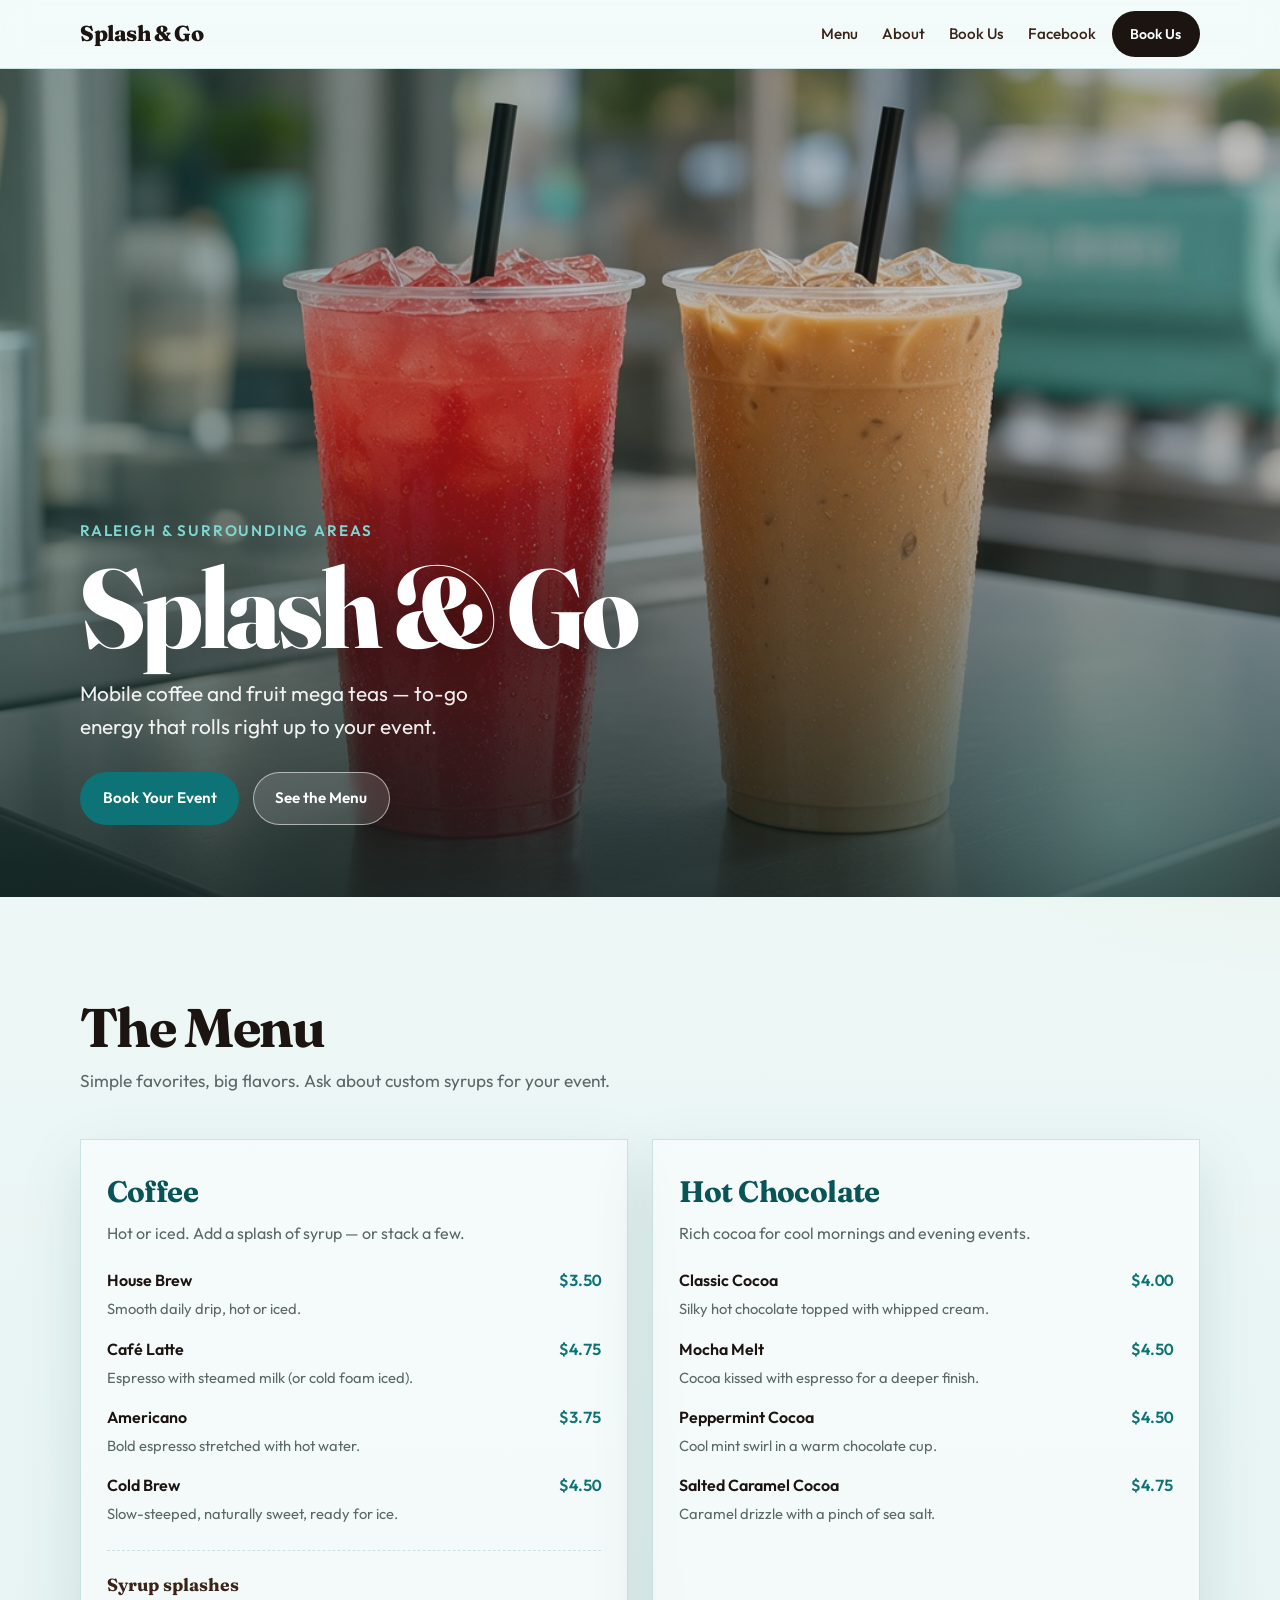
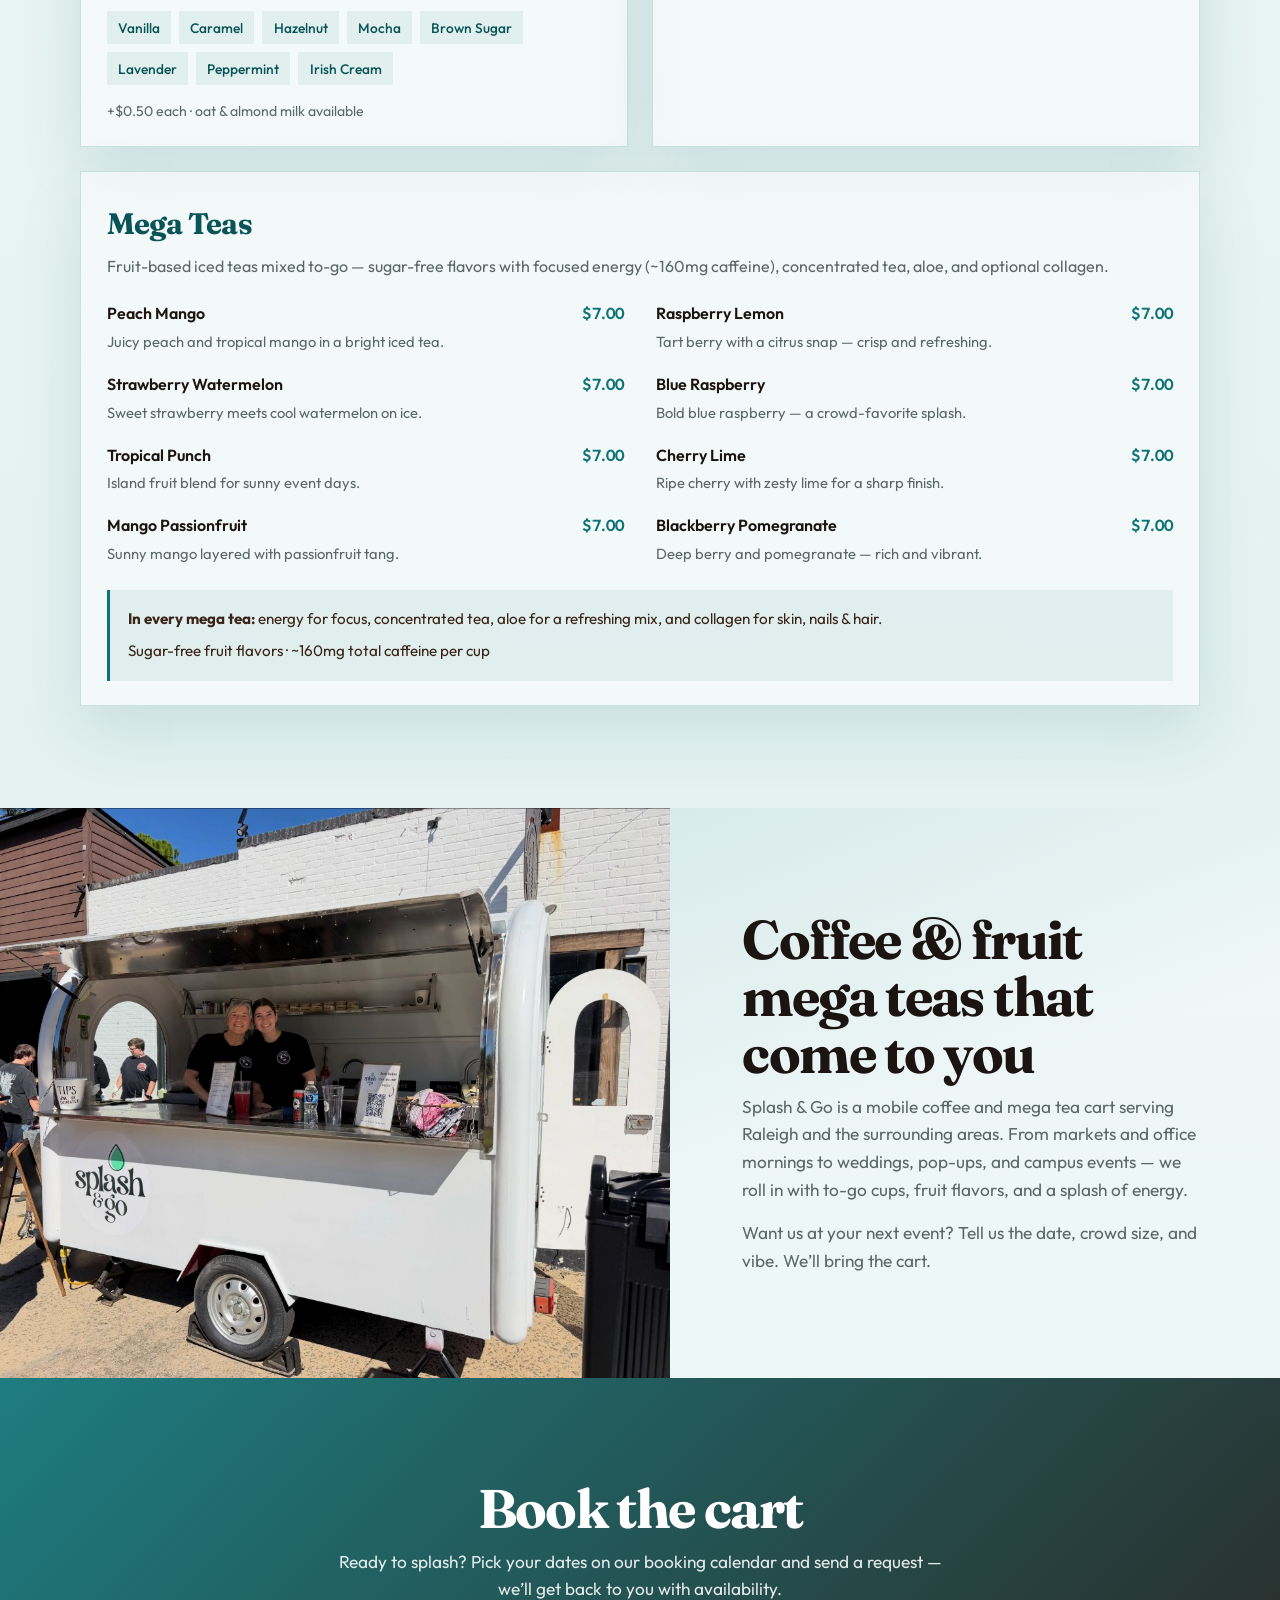
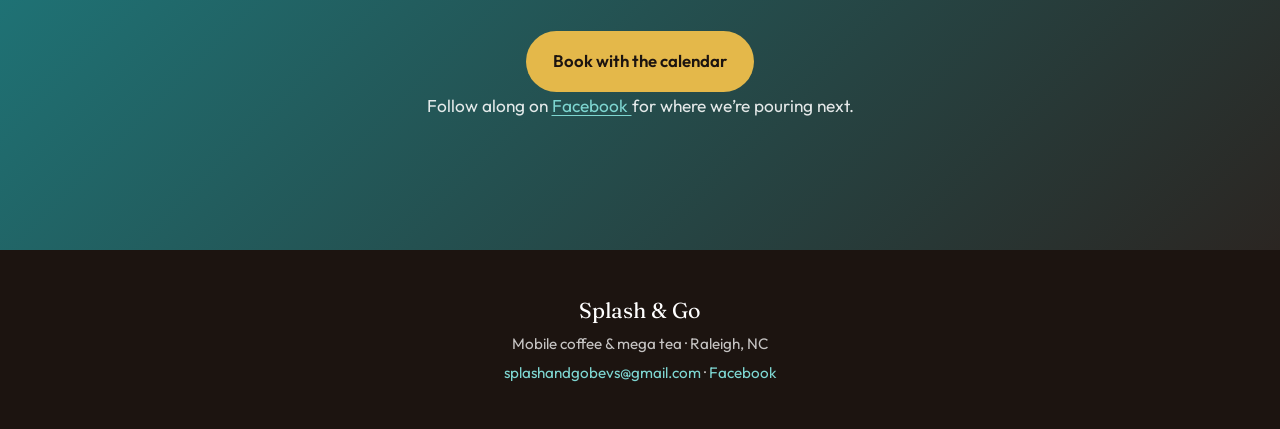
<file: index.html>
<!DOCTYPE html>
<html lang="en">
<head>
  <meta charset="UTF-8">
  <meta name="viewport" content="width=device-width, initial-scale=1.0">
  <meta name="description" content="Splash &amp; Go — mobile coffee and fruit mega tea cart serving Raleigh and surrounding areas. Book us for your next event.">
  <title>Splash &amp; Go — Mobile Coffee &amp; Fruit Mega Teas | Raleigh, NC</title>
  <link rel="preconnect" href="https://fonts.googleapis.com">
  <link rel="preconnect" href="https://fonts.gstatic.com" crossorigin>
  <link href="https://fonts.googleapis.com/css2?family=Fraunces:opsz,wght@9..144,500;9..144,700;9..144,800&family=Outfit:wght@400;500;600;700&display=swap" rel="stylesheet">
  <link rel="stylesheet" href="css/styles.css">
  <link rel="icon" href="data:image/svg+xml,%3Csvg xmlns='http://www.w3.org/2000/svg' viewBox='0 0 64 64'%3E%3Ccircle cx='32' cy='32' r='30' fill='%230D7377'/%3E%3Cpath d='M18 38c6-14 22-14 28 0' fill='none' stroke='%23E8F6F5' stroke-width='4' stroke-linecap='round'/%3E%3Ccircle cx='40' cy='22' r='5' fill='%23F4C95F'/%3E%3C/svg%3E">
</head>
<body>
  <a class="skip-link" href="#main">Skip to content</a>

  <header class="site-header" id="top">
    <nav class="nav" aria-label="Main">
      <a class="nav-brand" href="index.html">Splash &amp; Go</a>
      <button class="nav-toggle" type="button" aria-expanded="false" aria-controls="nav-menu" aria-label="Toggle menu">
        <span></span><span></span><span></span>
      </button>
      <ul class="nav-menu" id="nav-menu">
        <li><a href="#menu">Menu</a></li>
        <li><a href="#about">About</a></li>
        <li><a href="booking.html">Book Us</a></li>
        <li>
          <a
            href="https://www.facebook.com/profile.php?id=61594376743574"
            target="_blank"
            rel="noopener noreferrer">
            Facebook
          </a>
        </li>
      </ul>
      <a class="btn btn-nav" href="booking.html">Book Us</a>
    </nav>
  </header>

  <main id="main">
    <section class="hero" aria-labelledby="hero-brand">
      <div class="hero-media" aria-hidden="true">
        <img
          class="hero-image"
          src="assets/images/hero-mega-tea-coffee.jpg"
          alt=""
          width="1920"
          height="1080">
        <div class="hero-wash"></div>
        <div class="hero-ripple"></div>
      </div>
      <div class="hero-content">
        <p class="hero-locale reveal">Raleigh &amp; surrounding areas</p>
        <h1 id="hero-brand" class="hero-brand reveal">Splash &amp; Go</h1>
        <p class="hero-tagline reveal">
          Mobile coffee and fruit mega teas — to-go energy that rolls right up to your event.
        </p>
        <div class="hero-actions reveal">
          <a class="btn btn-primary" href="booking.html">Book Your Event</a>
          <a class="btn btn-ghost" href="#menu">See the Menu</a>
        </div>
      </div>
    </section>

    <section class="section menu-section" id="menu" aria-labelledby="menu-heading">
      <div class="container">
        <header class="section-header reveal">
          <h2 id="menu-heading">The Menu</h2>
          <p>Simple favorites, big flavors. Ask about custom syrups for your event.</p>
        </header>

        <div class="menu-grid">
          <article class="menu-block reveal" aria-labelledby="coffee-heading">
            <h3 id="coffee-heading">Coffee</h3>
            <p class="menu-intro">Hot or iced. Add a splash of syrup — or stack a few.</p>
            <ul class="menu-list">
              <li>
                <div class="item-row">
                  <span class="item-name">House Brew</span>
                  <span class="item-price">$3.50</span>
                </div>
                <p class="item-desc">Smooth daily drip, hot or iced.</p>
              </li>
              <li>
                <div class="item-row">
                  <span class="item-name">Café Latte</span>
                  <span class="item-price">$4.75</span>
                </div>
                <p class="item-desc">Espresso with steamed milk (or cold foam iced).</p>
              </li>
              <li>
                <div class="item-row">
                  <span class="item-name">Americano</span>
                  <span class="item-price">$3.75</span>
                </div>
                <p class="item-desc">Bold espresso stretched with hot water.</p>
              </li>
              <li>
                <div class="item-row">
                  <span class="item-name">Cold Brew</span>
                  <span class="item-price">$4.50</span>
                </div>
                <p class="item-desc">Slow-steeped, naturally sweet, ready for ice.</p>
              </li>
            </ul>
            <div class="syrup-board">
              <h4>Syrup splashes</h4>
              <ul class="syrup-list">
                <li>Vanilla</li>
                <li>Caramel</li>
                <li>Hazelnut</li>
                <li>Mocha</li>
                <li>Brown Sugar</li>
                <li>Lavender</li>
                <li>Peppermint</li>
                <li>Irish Cream</li>
              </ul>
              <p class="syrup-note">+$0.50 each · oat &amp; almond milk available</p>
            </div>
          </article>

          <article class="menu-block reveal" aria-labelledby="cocoa-heading">
            <h3 id="cocoa-heading">Hot Chocolate</h3>
            <p class="menu-intro">Rich cocoa for cool mornings and evening events.</p>
            <ul class="menu-list">
              <li>
                <div class="item-row">
                  <span class="item-name">Classic Cocoa</span>
                  <span class="item-price">$4.00</span>
                </div>
                <p class="item-desc">Silky hot chocolate topped with whipped cream.</p>
              </li>
              <li>
                <div class="item-row">
                  <span class="item-name">Mocha Melt</span>
                  <span class="item-price">$4.50</span>
                </div>
                <p class="item-desc">Cocoa kissed with espresso for a deeper finish.</p>
              </li>
              <li>
                <div class="item-row">
                  <span class="item-name">Peppermint Cocoa</span>
                  <span class="item-price">$4.50</span>
                </div>
                <p class="item-desc">Cool mint swirl in a warm chocolate cup.</p>
              </li>
              <li>
                <div class="item-row">
                  <span class="item-name">Salted Caramel Cocoa</span>
                  <span class="item-price">$4.75</span>
                </div>
                <p class="item-desc">Caramel drizzle with a pinch of sea salt.</p>
              </li>
            </ul>
          </article>

          <article class="menu-block menu-block-wide reveal" aria-labelledby="tea-heading">
            <h3 id="tea-heading">Mega Teas</h3>
            <p class="menu-intro">
              Fruit-based iced teas mixed to-go — sugar-free flavors with focused energy
              (~160mg caffeine), concentrated tea, aloe, and optional collagen.
            </p>
            <ul class="menu-list menu-list-tea">
              <li>
                <div class="item-row">
                  <span class="item-name">Peach Mango</span>
                  <span class="item-price">$7.00</span>
                </div>
                <p class="item-desc">Juicy peach and tropical mango in a bright iced tea.</p>
              </li>
              <li>
                <div class="item-row">
                  <span class="item-name">Raspberry Lemon</span>
                  <span class="item-price">$7.00</span>
                </div>
                <p class="item-desc">Tart berry with a citrus snap — crisp and refreshing.</p>
              </li>
              <li>
                <div class="item-row">
                  <span class="item-name">Strawberry Watermelon</span>
                  <span class="item-price">$7.00</span>
                </div>
                <p class="item-desc">Sweet strawberry meets cool watermelon on ice.</p>
              </li>
              <li>
                <div class="item-row">
                  <span class="item-name">Blue Raspberry</span>
                  <span class="item-price">$7.00</span>
                </div>
                <p class="item-desc">Bold blue raspberry — a crowd-favorite splash.</p>
              </li>
              <li>
                <div class="item-row">
                  <span class="item-name">Tropical Punch</span>
                  <span class="item-price">$7.00</span>
                </div>
                <p class="item-desc">Island fruit blend for sunny event days.</p>
              </li>
              <li>
                <div class="item-row">
                  <span class="item-name">Cherry Lime</span>
                  <span class="item-price">$7.00</span>
                </div>
                <p class="item-desc">Ripe cherry with zesty lime for a sharp finish.</p>
              </li>
              <li>
                <div class="item-row">
                  <span class="item-name">Mango Passionfruit</span>
                  <span class="item-price">$7.00</span>
                </div>
                <p class="item-desc">Sunny mango layered with passionfruit tang.</p>
              </li>
              <li>
                <div class="item-row">
                  <span class="item-name">Blackberry Pomegranate</span>
                  <span class="item-price">$7.00</span>
                </div>
                <p class="item-desc">Deep berry and pomegranate — rich and vibrant.</p>
              </li>
            </ul>
            <div class="mega-benefits">
              <p><strong>In every mega tea:</strong> energy for focus, concentrated tea, aloe for a refreshing mix, and collagen for skin, nails &amp; hair.</p>
              <p class="caffeine-note">Sugar-free fruit flavors · ~160mg total caffeine per cup</p>
            </div>
          </article>
        </div>
      </div>
    </section>

    <section class="section about-section" id="about" aria-labelledby="about-heading">
      <div class="about-media reveal">
        <img
          src="assets/images/splash-and-go-cart.png"
          alt="The Splash &amp; Go trailer open for service with fruit mega teas on the counter"
          width="1200"
          height="900">
      </div>
      <div class="about-copy reveal">
        <h2 id="about-heading">Coffee &amp; fruit mega teas that come to you</h2>
        <p>
          Splash &amp; Go is a mobile coffee and mega tea cart serving Raleigh and the surrounding areas.
          From markets and office mornings to weddings, pop-ups, and campus events — we roll in
          with to-go cups, fruit flavors, and a splash of energy.
        </p>
        <p>
          Want us at your next event? Tell us the date, crowd size, and vibe. We’ll bring the cart.
        </p>
      </div>
    </section>

    <section class="section book-section" id="book" aria-labelledby="book-heading">
      <div class="container book-inner reveal">
        <h2 id="book-heading">Book the cart</h2>
        <p>
          Ready to splash? Pick your dates on our booking calendar and send a request —
          we’ll get back to you with availability.
        </p>
        <a class="btn btn-primary btn-large" href="booking.html">
          Book with the calendar
        </a>
        <p class="book-social">
          Follow along on
          <a
            href="https://www.facebook.com/profile.php?id=61594376743574"
            target="_blank"
            rel="noopener noreferrer">
            Facebook
          </a>
          for where we’re pouring next.
        </p>
      </div>
    </section>
  </main>

  <footer class="site-footer">
    <div class="container footer-inner">
      <p class="footer-brand">Splash &amp; Go</p>
      <p>Mobile coffee &amp; mega tea · Raleigh, NC</p>
      <p>
        <a href="mailto:splashandgobevs@gmail.com">splashandgobevs@gmail.com</a>
        ·
        <a
          href="https://www.facebook.com/profile.php?id=61594376743574"
          target="_blank"
          rel="noopener noreferrer">
          Facebook
        </a>
      </p>
    </div>
  </footer>

  <script src="js/main.js"></script>
</body>
</html>
</file>
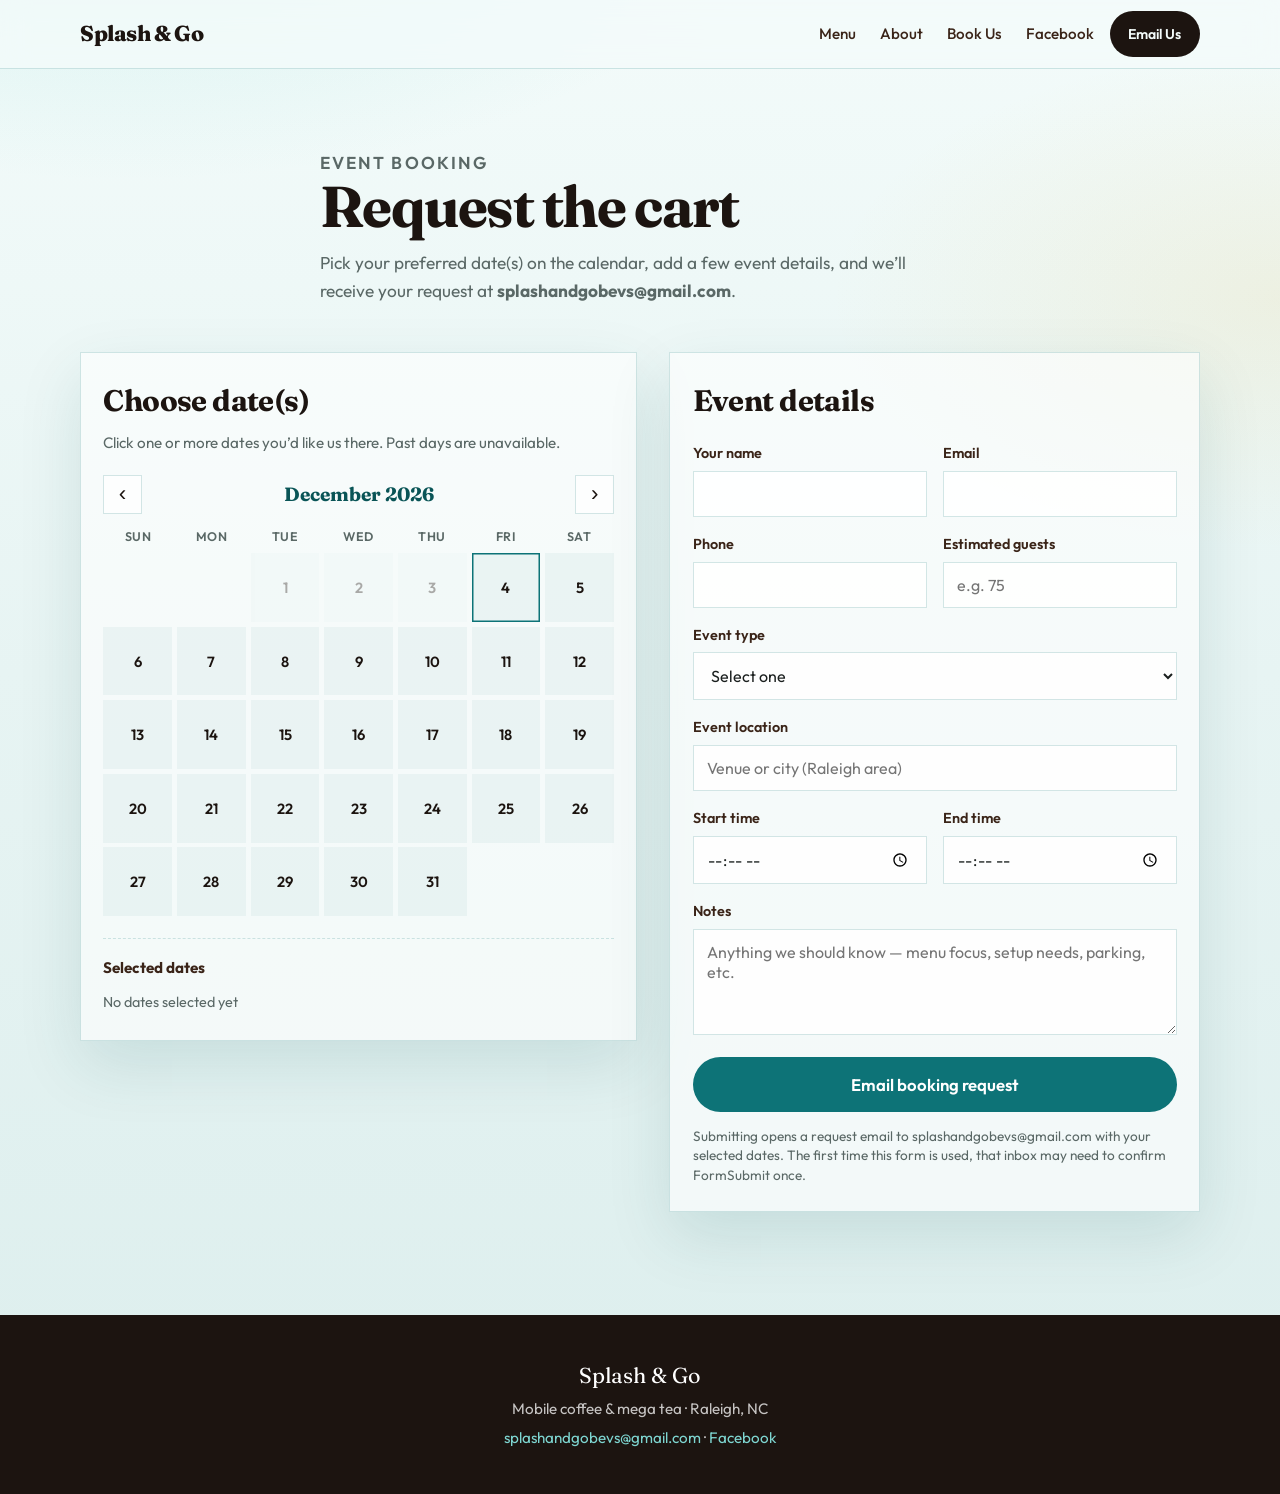
<file: booking.html>
<!DOCTYPE html>
<html lang="en">
<head>
  <meta charset="UTF-8">
  <meta name="viewport" content="width=device-width, initial-scale=1.0">
  <meta name="description" content="Book Splash &amp; Go for your event — pick dates on the calendar and send a request to our cart team in Raleigh, NC.">
  <title>Book the Cart — Splash &amp; Go</title>
  <link rel="preconnect" href="https://fonts.googleapis.com">
  <link rel="preconnect" href="https://fonts.gstatic.com" crossorigin>
  <link href="https://fonts.googleapis.com/css2?family=Fraunces:opsz,wght@9..144,500;9..144,700;9..144,800&family=Outfit:wght@400;500;600;700&display=swap" rel="stylesheet">
  <link rel="stylesheet" href="css/styles.css">
  <link rel="icon" href="data:image/svg+xml,%3Csvg xmlns='http://www.w3.org/2000/svg' viewBox='0 0 64 64'%3E%3Ccircle cx='32' cy='32' r='30' fill='%230D7377'/%3E%3Cpath d='M18 38c6-14 22-14 28 0' fill='none' stroke='%23E8F6F5' stroke-width='4' stroke-linecap='round'/%3E%3Ccircle cx='40' cy='22' r='5' fill='%23F4C95F'/%3E%3C/svg%3E">
</head>
<body>
  <a class="skip-link" href="#main">Skip to content</a>

  <header class="site-header" id="top">
    <nav class="nav" aria-label="Main">
      <a class="nav-brand" href="index.html">Splash &amp; Go</a>
      <button class="nav-toggle" type="button" aria-expanded="false" aria-controls="nav-menu" aria-label="Toggle menu">
        <span></span><span></span><span></span>
      </button>
      <ul class="nav-menu" id="nav-menu">
        <li><a href="index.html#menu">Menu</a></li>
        <li><a href="index.html#about">About</a></li>
        <li><a href="booking.html" aria-current="page">Book Us</a></li>
        <li>
          <a
            href="https://www.facebook.com/profile.php?id=61594376743574"
            target="_blank"
            rel="noopener noreferrer">
            Facebook
          </a>
        </li>
      </ul>
      <a class="btn btn-nav" href="mailto:splashandgobevs@gmail.com">Email Us</a>
    </nav>
  </header>

  <main id="main">
    <section class="page-hero">
      <div class="container page-hero-inner reveal">
        <p class="page-eyebrow">Event booking</p>
        <h1>Request the cart</h1>
        <p>
          Pick your preferred date(s) on the calendar, add a few event details, and we’ll receive
          your request at <strong>splashandgobevs@gmail.com</strong>.
        </p>
      </div>
    </section>

    <section class="section booking-section" aria-labelledby="booking-heading">
      <div class="container">
        <div id="booking-success" class="booking-success" hidden>
          <h2>Request sent</h2>
          <p>
            Thanks! Your booking request is on its way to Splash &amp; Go. We’ll reply by email as soon as we can.
          </p>
          <a class="btn btn-primary" href="index.html">Back to home</a>
        </div>

        <form
          id="booking-form"
          class="booking-layout"
          action="https://formsubmit.co/splashandgobevs@gmail.com"
          method="POST">
          <input type="hidden" name="_subject" value="Splash &amp; Go booking request">
          <input type="hidden" name="_template" value="table">
          <input type="hidden" name="_captcha" value="false">
          <input type="hidden" name="_next" id="booking-next" value="">
          <input type="text" name="_honey" class="honey" tabindex="-1" autocomplete="off" aria-hidden="true">

          <div class="booking-calendar-panel reveal">
            <h2 id="booking-heading">Choose date(s)</h2>
            <p class="booking-hint">Click one or more dates you’d like us there. Past days are unavailable.</p>

            <div class="calendar" data-calendar>
              <div class="calendar-toolbar">
                <button type="button" class="calendar-nav" data-cal-prev aria-label="Previous month">‹</button>
                <h3 class="calendar-month" data-cal-label>Month</h3>
                <button type="button" class="calendar-nav" data-cal-next aria-label="Next month">›</button>
              </div>
              <div class="calendar-weekdays" aria-hidden="true">
                <span>Sun</span><span>Mon</span><span>Tue</span><span>Wed</span><span>Thu</span><span>Fri</span><span>Sat</span>
              </div>
              <div class="calendar-grid" data-cal-grid role="grid" aria-label="Event date calendar"></div>
            </div>

            <div class="selected-dates">
              <h3>Selected dates</h3>
              <ul class="selected-dates-list" data-selected-list>
                <li class="selected-dates-empty">No dates selected yet</li>
              </ul>
              <input type="hidden" name="Requested Dates" id="requested-dates" value="" required>
              <p class="field-error" data-dates-error hidden>Please select at least one date.</p>
            </div>
          </div>

          <div class="booking-fields reveal">
            <h2>Event details</h2>

            <div class="field-grid">
              <label class="field">
                <span>Your name</span>
                <input type="text" name="Name" required autocomplete="name">
              </label>

              <label class="field">
                <span>Email</span>
                <input type="email" name="Email" required autocomplete="email">
              </label>

              <label class="field">
                <span>Phone</span>
                <input type="tel" name="Phone" autocomplete="tel">
              </label>

              <label class="field">
                <span>Estimated guests</span>
                <input type="number" name="Guest Count" min="1" step="1" placeholder="e.g. 75">
              </label>

              <label class="field field-span">
                <span>Event type</span>
                <select name="Event Type">
                  <option value="">Select one</option>
                  <option>Corporate / office</option>
                  <option>Wedding / private party</option>
                  <option>Market / pop-up</option>
                  <option>School / campus</option>
                  <option>Community event</option>
                  <option>Other</option>
                </select>
              </label>

              <label class="field field-span">
                <span>Event location</span>
                <input type="text" name="Location" placeholder="Venue or city (Raleigh area)" autocomplete="address-level2">
              </label>

              <label class="field">
                <span>Start time</span>
                <input type="time" name="Start Time">
              </label>

              <label class="field">
                <span>End time</span>
                <input type="time" name="End Time">
              </label>

              <label class="field field-span">
                <span>Notes</span>
                <textarea name="Notes" rows="4" placeholder="Anything we should know — menu focus, setup needs, parking, etc."></textarea>
              </label>
            </div>

            <button type="submit" class="btn btn-primary btn-large booking-submit">
              Email booking request
            </button>
            <p class="booking-fineprint">
              Submitting opens a request email to splashandgobevs@gmail.com with your selected dates.
              The first time this form is used, that inbox may need to confirm FormSubmit once.
            </p>
          </div>
        </form>
      </div>
    </section>
  </main>

  <footer class="site-footer">
    <div class="container footer-inner">
      <p class="footer-brand">Splash &amp; Go</p>
      <p>Mobile coffee &amp; mega tea · Raleigh, NC</p>
      <p>
        <a href="mailto:splashandgobevs@gmail.com">splashandgobevs@gmail.com</a>
        ·
        <a
          href="https://www.facebook.com/profile.php?id=61594376743574"
          target="_blank"
          rel="noopener noreferrer">
          Facebook
        </a>
      </p>
    </div>
  </footer>

  <script src="js/main.js"></script>
  <script src="js/booking.js"></script>
</body>
</html>
</file>
<file: css/styles.css>
:root {
  --espresso: #1c1410;
  --coffee: #3a2418;
  --splash: #0d7377;
  --splash-deep: #095456;
  --splash-bright: #7ed6d1;
  --mist: #e7f4f3;
  --foam: #f3fbfa;
  --honey: #e4b84a;
  --ink: #1a1f1e;
  --muted: #5a6866;
  --line: rgba(13, 115, 119, 0.18);
  --radius: 2px;
  --font-display: "Fraunces", Georgia, serif;
  --font-body: "Outfit", system-ui, sans-serif;
  --shadow-soft: 0 24px 60px rgba(9, 84, 86, 0.12);
  --header-h: 4.25rem;
}

*,
*::before,
*::after {
  box-sizing: border-box;
}

html {
  scroll-behavior: smooth;
}

body {
  margin: 0;
  font-family: var(--font-body);
  color: var(--ink);
  background:
    radial-gradient(1200px 600px at 10% -10%, rgba(126, 214, 209, 0.28), transparent 55%),
    radial-gradient(900px 500px at 100% 20%, rgba(228, 184, 74, 0.12), transparent 50%),
    linear-gradient(180deg, var(--foam) 0%, var(--mist) 45%, #dceeed 100%);
  line-height: 1.6;
  min-height: 100vh;
}

img {
  max-width: 100%;
  display: block;
}

a {
  color: var(--splash-deep);
  text-decoration-thickness: 1px;
  text-underline-offset: 0.18em;
}

a:hover {
  color: var(--espresso);
}

.skip-link {
  position: absolute;
  left: 1rem;
  top: -3rem;
  background: var(--espresso);
  color: var(--foam);
  padding: 0.6rem 1rem;
  z-index: 1000;
}

.skip-link:focus {
  top: 1rem;
}

.container {
  width: min(1120px, calc(100% - 2.5rem));
  margin-inline: auto;
}

/* Header */
.site-header {
  position: sticky;
  top: 0;
  z-index: 50;
  backdrop-filter: blur(14px);
  background: rgba(243, 251, 250, 0.82);
  border-bottom: 1px solid var(--line);
}

.nav {
  width: min(1120px, calc(100% - 2rem));
  margin-inline: auto;
  min-height: var(--header-h);
  display: flex;
  align-items: center;
  gap: 1rem;
}

.nav-brand {
  font-family: var(--font-display);
  font-weight: 800;
  font-size: 1.35rem;
  letter-spacing: -0.02em;
  color: var(--espresso);
  text-decoration: none;
  margin-right: auto;
}

.nav-brand:hover {
  color: var(--splash-deep);
}

.nav-menu {
  display: flex;
  align-items: center;
  gap: 1.5rem;
  list-style: none;
  margin: 0;
  padding: 0;
}

.nav-menu a {
  color: var(--coffee);
  text-decoration: none;
  font-weight: 500;
  font-size: 0.95rem;
}

.nav-menu a:hover {
  color: var(--splash);
}

.nav-toggle {
  display: none;
  width: 2.5rem;
  height: 2.5rem;
  border: 0;
  background: transparent;
  padding: 0;
  cursor: pointer;
}

.nav-toggle span {
  display: block;
  width: 1.35rem;
  height: 2px;
  margin: 0.28rem auto;
  background: var(--espresso);
  transition: transform 0.25s ease, opacity 0.25s ease;
}

.nav-toggle[aria-expanded="true"] span:nth-child(1) {
  transform: translateY(6.5px) rotate(45deg);
}

.nav-toggle[aria-expanded="true"] span:nth-child(2) {
  opacity: 0;
}

.nav-toggle[aria-expanded="true"] span:nth-child(3) {
  transform: translateY(-6.5px) rotate(-45deg);
}

/* Buttons */
.btn {
  display: inline-flex;
  align-items: center;
  justify-content: center;
  gap: 0.4rem;
  padding: 0.85rem 1.35rem;
  border-radius: 999px;
  font-family: var(--font-body);
  font-weight: 600;
  font-size: 0.95rem;
  text-decoration: none;
  border: 1.5px solid transparent;
  transition: transform 0.2s ease, background 0.2s ease, color 0.2s ease, border-color 0.2s ease;
}

.btn:hover {
  transform: translateY(-2px);
}

.btn-primary {
  background: var(--splash);
  color: #fff;
}

.btn-primary:hover {
  background: var(--splash-deep);
  color: #fff;
}

.btn-ghost {
  background: rgba(255, 255, 255, 0.14);
  color: #fff;
  border-color: rgba(255, 255, 255, 0.55);
  backdrop-filter: blur(6px);
}

.btn-ghost:hover {
  background: rgba(255, 255, 255, 0.28);
  color: #fff;
}

.btn-nav {
  background: var(--espresso);
  color: var(--foam);
  padding: 0.65rem 1.1rem;
  font-size: 0.88rem;
}

.btn-nav:hover {
  background: var(--splash-deep);
  color: #fff;
}

.btn-large {
  padding: 1rem 1.6rem;
  font-size: 1.05rem;
}

/* Hero */
.hero {
  position: relative;
  min-height: min(92vh, 860px);
  display: grid;
  align-items: end;
  overflow: hidden;
  color: #fff;
}

.hero-media {
  position: absolute;
  inset: 0;
}

.hero-image {
  width: 100%;
  height: 100%;
  object-fit: cover;
  object-position: center 55%;
  transform: scale(1.04);
  animation: hero-drift 18s ease-in-out infinite alternate;
}

.hero-wash {
  position: absolute;
  inset: 0;
  background:
    linear-gradient(180deg, rgba(12, 28, 27, 0.28) 0%, rgba(12, 28, 27, 0.18) 42%, rgba(12, 28, 27, 0.82) 100%),
    linear-gradient(90deg, rgba(13, 115, 119, 0.28), transparent 60%);
}

.hero-ripple {
  position: absolute;
  width: 48vmax;
  height: 48vmax;
  right: -12vmax;
  bottom: -18vmax;
  border-radius: 50%;
  background: radial-gradient(circle, rgba(126, 214, 209, 0.28) 0%, transparent 68%);
  animation: ripple 10s ease-in-out infinite;
  pointer-events: none;
}

.hero-content {
  position: relative;
  z-index: 1;
  width: min(1120px, calc(100% - 2.5rem));
  margin: 0 auto;
  padding: 5rem 0 4.5rem;
}

.hero-locale {
  margin: 0 0 0.75rem;
  font-size: 0.95rem;
  font-weight: 600;
  letter-spacing: 0.12em;
  text-transform: uppercase;
  color: var(--splash-bright);
}

.hero-brand {
  margin: 0;
  font-family: var(--font-display);
  font-weight: 800;
  font-size: clamp(3.4rem, 10vw, 7rem);
  line-height: 0.92;
  letter-spacing: -0.035em;
  text-shadow: 0 10px 40px rgba(0, 0, 0, 0.35);
}

.hero-tagline {
  margin: 1.15rem 0 0;
  max-width: 28rem;
  font-size: clamp(1.05rem, 2.2vw, 1.3rem);
  color: rgba(255, 255, 255, 0.92);
}

.hero-actions {
  display: flex;
  flex-wrap: wrap;
  gap: 0.85rem;
  margin-top: 1.75rem;
}

/* Sections */
.section {
  padding: clamp(4rem, 8vw, 6.5rem) 0;
}

.section-header {
  max-width: 36rem;
  margin-bottom: 2.75rem;
}

.section-header h2,
.about-copy h2,
.book-inner h2 {
  margin: 0 0 0.65rem;
  font-family: var(--font-display);
  font-size: clamp(2.2rem, 5vw, 3.4rem);
  line-height: 1.05;
  letter-spacing: -0.03em;
  color: var(--espresso);
}

.section-header p,
.about-copy p,
.book-inner > p {
  margin: 0;
  color: var(--muted);
  font-size: 1.08rem;
}

/* Menu */
.menu-grid {
  display: grid;
  grid-template-columns: repeat(2, minmax(0, 1fr));
  gap: 1.5rem;
}

.menu-block {
  background: rgba(255, 255, 255, 0.55);
  border: 1px solid var(--line);
  padding: 1.75rem 1.6rem 1.5rem;
  box-shadow: var(--shadow-soft);
}

.menu-block-wide {
  grid-column: 1 / -1;
}

.menu-block h3 {
  margin: 0;
  font-family: var(--font-display);
  font-size: 1.85rem;
  color: var(--splash-deep);
  letter-spacing: -0.02em;
}

.menu-intro {
  margin: 0.4rem 0 1.35rem;
  color: var(--muted);
}

.menu-list {
  list-style: none;
  margin: 0;
  padding: 0;
  display: grid;
  gap: 1rem;
}

.menu-list-tea {
  grid-template-columns: repeat(2, minmax(0, 1fr));
  gap: 1.15rem 2rem;
}

.item-row {
  display: flex;
  align-items: baseline;
  justify-content: space-between;
  gap: 1rem;
}

.item-name {
  font-weight: 600;
  color: var(--espresso);
}

.item-price {
  font-variant-numeric: tabular-nums;
  font-weight: 600;
  color: var(--splash);
  white-space: nowrap;
}

.item-desc {
  margin: 0.2rem 0 0;
  font-size: 0.92rem;
  color: var(--muted);
}

.syrup-board {
  margin-top: 1.5rem;
  padding-top: 1.25rem;
  border-top: 1px dashed var(--line);
}

.syrup-board h4 {
  margin: 0 0 0.75rem;
  font-family: var(--font-display);
  font-size: 1.1rem;
  color: var(--coffee);
}

.syrup-list {
  display: flex;
  flex-wrap: wrap;
  gap: 0.5rem;
  list-style: none;
  margin: 0;
  padding: 0;
}

.syrup-list li {
  padding: 0.35rem 0.7rem;
  background: rgba(13, 115, 119, 0.08);
  color: var(--splash-deep);
  font-size: 0.86rem;
  font-weight: 500;
}

.syrup-note,
.caffeine-note {
  margin: 0.9rem 0 0;
  font-size: 0.88rem;
  color: var(--muted);
}

.mega-benefits {
  margin-top: 1.5rem;
  padding: 1.1rem 1.15rem;
  background: rgba(13, 115, 119, 0.08);
  border-left: 3px solid var(--splash);
}

.mega-benefits p {
  margin: 0;
  color: var(--coffee);
  font-size: 0.95rem;
}

.mega-benefits .caffeine-note {
  margin-top: 0.45rem;
}

/* About */
.about-section {
  display: grid;
  grid-template-columns: 1.1fr 1fr;
  gap: 0;
  align-items: stretch;
  padding: 0;
  min-height: 520px;
}

.about-media {
  min-height: 360px;
  overflow: hidden;
}

.about-media img {
  width: 100%;
  height: 100%;
  object-fit: cover;
  filter: saturate(1.05) contrast(1.02);
}

.about-copy {
  display: flex;
  flex-direction: column;
  justify-content: center;
  padding: clamp(2.5rem, 6vw, 4.5rem);
  background:
    linear-gradient(160deg, rgba(13, 115, 119, 0.1), transparent 50%),
    rgba(255, 255, 255, 0.42);
}

.about-copy p + p {
  margin-top: 1rem;
}

/* Book */
.book-section {
  background:
    linear-gradient(135deg, rgba(13, 115, 119, 0.92), rgba(28, 20, 16, 0.92)),
    url("https://images.unsplash.com/photo-1495474472287-4d71bcdd2085?auto=format&fit=crop&w=1600&q=70")
      center / cover;
  color: #fff;
}

.book-inner {
  text-align: center;
  max-width: 40rem;
  margin-inline: auto;
}

.book-inner h2 {
  color: #fff;
}

.book-inner > p {
  color: rgba(255, 255, 255, 0.88);
  margin-bottom: 1.75rem;
}

.book-section .btn-primary {
  background: var(--honey);
  color: var(--espresso);
}

.book-section .btn-primary:hover {
  background: #f0c85c;
  color: var(--espresso);
}

.book-social {
  margin: 1.5rem 0 0;
  color: rgba(255, 255, 255, 0.82);
}

.book-social a {
  color: var(--splash-bright);
}

/* Footer */
.site-footer {
  padding: 2.5rem 0;
  background: var(--espresso);
  color: rgba(255, 255, 255, 0.75);
  text-align: center;
  font-size: 0.95rem;
}

.footer-brand {
  margin: 0 0 0.35rem;
  font-family: var(--font-display);
  font-size: 1.35rem;
  color: #fff;
}

.site-footer p {
  margin: 0.25rem 0;
}

.site-footer a {
  color: var(--splash-bright);
  text-decoration: none;
}

.site-footer a:hover {
  text-decoration: underline;
}

/* Motion */
.reveal {
  opacity: 0;
  transform: translateY(22px);
  transition: opacity 0.7s ease, transform 0.7s ease;
}

.reveal.is-visible {
  opacity: 1;
  transform: none;
}

.hero .reveal {
  transition-delay: 0.05s;
}

.hero .hero-brand.reveal {
  transition-delay: 0.15s;
}

.hero .hero-tagline.reveal {
  transition-delay: 0.28s;
}

.hero .hero-actions.reveal {
  transition-delay: 0.4s;
}

@keyframes hero-drift {
  from {
    transform: scale(1.05) translate3d(0, 0, 0);
  }
  to {
    transform: scale(1.12) translate3d(-1.5%, -1%, 0);
  }
}

@keyframes ripple {
  0%,
  100% {
    transform: scale(1);
    opacity: 0.7;
  }
  50% {
    transform: scale(1.18);
    opacity: 1;
  }
}

@media (prefers-reduced-motion: reduce) {
  html {
    scroll-behavior: auto;
  }

  .reveal {
    opacity: 1;
    transform: none;
    transition: none;
  }

  .hero-image,
  .hero-ripple {
    animation: none;
  }

  .btn:hover {
    transform: none;
  }
}

/* Responsive */
@media (max-width: 900px) {
  .menu-grid {
    grid-template-columns: 1fr;
  }

  .menu-list-tea {
    grid-template-columns: 1fr;
  }

  .about-section {
    grid-template-columns: 1fr;
  }

  .about-media {
    min-height: 280px;
  }
}

/* Booking page */
.page-hero {
  padding: clamp(3.5rem, 7vw, 5rem) 0 1rem;
}

.page-hero-inner {
  max-width: 40rem;
}

.page-eyebrow {
  margin: 0 0 0.5rem;
  font-size: 0.85rem;
  font-weight: 600;
  letter-spacing: 0.12em;
  text-transform: uppercase;
  color: var(--splash);
}

.page-hero h1 {
  margin: 0 0 0.75rem;
  font-family: var(--font-display);
  font-size: clamp(2.4rem, 6vw, 3.6rem);
  letter-spacing: -0.03em;
  color: var(--espresso);
  line-height: 1.05;
}

.page-hero p {
  margin: 0;
  color: var(--muted);
  font-size: 1.08rem;
}

.booking-section {
  padding-top: 2rem;
}

.booking-layout {
  display: grid;
  grid-template-columns: minmax(0, 1.05fr) minmax(0, 1fr);
  gap: 2rem;
  align-items: start;
}

.booking-calendar-panel,
.booking-fields {
  background: rgba(255, 255, 255, 0.62);
  border: 1px solid var(--line);
  box-shadow: var(--shadow-soft);
  padding: 1.5rem 1.4rem 1.6rem;
}

.booking-calendar-panel h2,
.booking-fields h2,
.booking-success h2 {
  margin: 0 0 0.4rem;
  font-family: var(--font-display);
  font-size: 1.85rem;
  color: var(--espresso);
  letter-spacing: -0.02em;
}

.booking-hint {
  margin: 0 0 1.25rem;
  color: var(--muted);
  font-size: 0.95rem;
}

.calendar-toolbar {
  display: flex;
  align-items: center;
  justify-content: space-between;
  gap: 0.75rem;
  margin-bottom: 0.85rem;
}

.calendar-month {
  margin: 0;
  font-family: var(--font-display);
  font-size: 1.2rem;
  color: var(--splash-deep);
}

.calendar-nav {
  width: 2.4rem;
  height: 2.4rem;
  border: 1px solid var(--line);
  background: rgba(255, 255, 255, 0.8);
  color: var(--espresso);
  font-size: 1.4rem;
  line-height: 1;
  cursor: pointer;
  transition: background 0.2s ease, border-color 0.2s ease;
}

.calendar-nav:hover {
  background: rgba(13, 115, 119, 0.1);
  border-color: var(--splash);
}

.calendar-weekdays {
  display: grid;
  grid-template-columns: repeat(7, 1fr);
  gap: 0.25rem;
  margin-bottom: 0.35rem;
  text-align: center;
  font-size: 0.78rem;
  font-weight: 600;
  color: var(--muted);
  letter-spacing: 0.04em;
  text-transform: uppercase;
}

.calendar-grid {
  display: grid;
  grid-template-columns: repeat(7, 1fr);
  gap: 0.3rem;
}

.calendar-day {
  aspect-ratio: 1;
  border: 0;
  background: rgba(13, 115, 119, 0.05);
  color: var(--espresso);
  font-family: var(--font-body);
  font-weight: 600;
  font-size: 0.92rem;
  cursor: pointer;
  transition: background 0.15s ease, color 0.15s ease, transform 0.15s ease;
}

.calendar-day:hover:not(:disabled):not(.is-pad) {
  background: rgba(13, 115, 119, 0.16);
  transform: translateY(-1px);
}

.calendar-day.is-pad {
  background: transparent;
  cursor: default;
}

.calendar-day.is-today:not(.is-selected) {
  box-shadow: inset 0 0 0 1.5px var(--splash);
}

.calendar-day.is-selected {
  background: var(--splash);
  color: #fff;
}

.calendar-day.is-disabled,
.calendar-day:disabled {
  opacity: 0.35;
  cursor: not-allowed;
}

.selected-dates {
  margin-top: 1.35rem;
  padding-top: 1.1rem;
  border-top: 1px dashed var(--line);
}

.selected-dates h3 {
  margin: 0 0 0.65rem;
  font-size: 0.95rem;
  color: var(--coffee);
}

.selected-dates-list {
  list-style: none;
  margin: 0;
  padding: 0;
  display: flex;
  flex-wrap: wrap;
  gap: 0.45rem;
}

.selected-dates-empty {
  color: var(--muted);
  font-size: 0.9rem;
}

.date-chip {
  display: inline-flex;
  align-items: center;
  gap: 0.45rem;
  border: 0;
  padding: 0.4rem 0.65rem;
  background: rgba(13, 115, 119, 0.12);
  color: var(--splash-deep);
  font-family: var(--font-body);
  font-size: 0.86rem;
  font-weight: 500;
  cursor: pointer;
}

.date-chip:hover {
  background: rgba(13, 115, 119, 0.22);
}

.field-error {
  margin: 0.65rem 0 0;
  color: #9b2c2c;
  font-size: 0.9rem;
  font-weight: 500;
}

.field-grid {
  display: grid;
  grid-template-columns: repeat(2, minmax(0, 1fr));
  gap: 1rem;
  margin: 1.1rem 0 1.4rem;
}

.field {
  display: flex;
  flex-direction: column;
  gap: 0.35rem;
  font-size: 0.9rem;
  font-weight: 600;
  color: var(--coffee);
}

.field-span {
  grid-column: 1 / -1;
}

.field input,
.field select,
.field textarea {
  width: 100%;
  border: 1px solid var(--line);
  background: rgba(255, 255, 255, 0.9);
  padding: 0.75rem 0.85rem;
  font-family: var(--font-body);
  font-size: 1rem;
  font-weight: 400;
  color: var(--ink);
}

.field input:focus,
.field select:focus,
.field textarea:focus {
  outline: 2px solid rgba(13, 115, 119, 0.35);
  outline-offset: 1px;
  border-color: var(--splash);
}

.field textarea {
  resize: vertical;
  min-height: 6rem;
}

.booking-submit {
  width: 100%;
}

.booking-fineprint {
  margin: 0.9rem 0 0;
  font-size: 0.85rem;
  color: var(--muted);
  line-height: 1.45;
}

.booking-success {
  max-width: 36rem;
  margin: 0 auto 2rem;
  padding: 2rem 1.5rem;
  text-align: center;
  background: rgba(255, 255, 255, 0.7);
  border: 1px solid var(--line);
  box-shadow: var(--shadow-soft);
}

.booking-success p {
  color: var(--muted);
  margin: 0.5rem 0 1.4rem;
}

.honey {
  position: absolute;
  left: -9999px;
  width: 1px;
  height: 1px;
  opacity: 0;
}

@media (max-width: 900px) {
  .booking-layout {
    grid-template-columns: 1fr;
  }
}

@media (max-width: 760px) {
  .field-grid {
    grid-template-columns: 1fr;
  }

  .field-span {
    grid-column: auto;
  }

  .nav-toggle {
    display: block;
    margin-left: auto;
  }

  .btn-nav {
    display: none;
  }

  .nav-menu {
    position: absolute;
    top: var(--header-h);
    left: 0;
    right: 0;
    display: none;
    flex-direction: column;
    align-items: stretch;
    gap: 0;
    padding: 0.75rem 1.25rem 1.25rem;
    background: rgba(243, 251, 250, 0.97);
    border-bottom: 1px solid var(--line);
  }

  .nav-menu.is-open {
    display: flex;
  }

  .nav-menu a {
    display: block;
    padding: 0.85rem 0;
    border-bottom: 1px solid var(--line);
  }

  .hero {
    min-height: 86vh;
    align-items: center;
  }

  .hero-content {
    padding-top: 6rem;
  }
}
</file>
